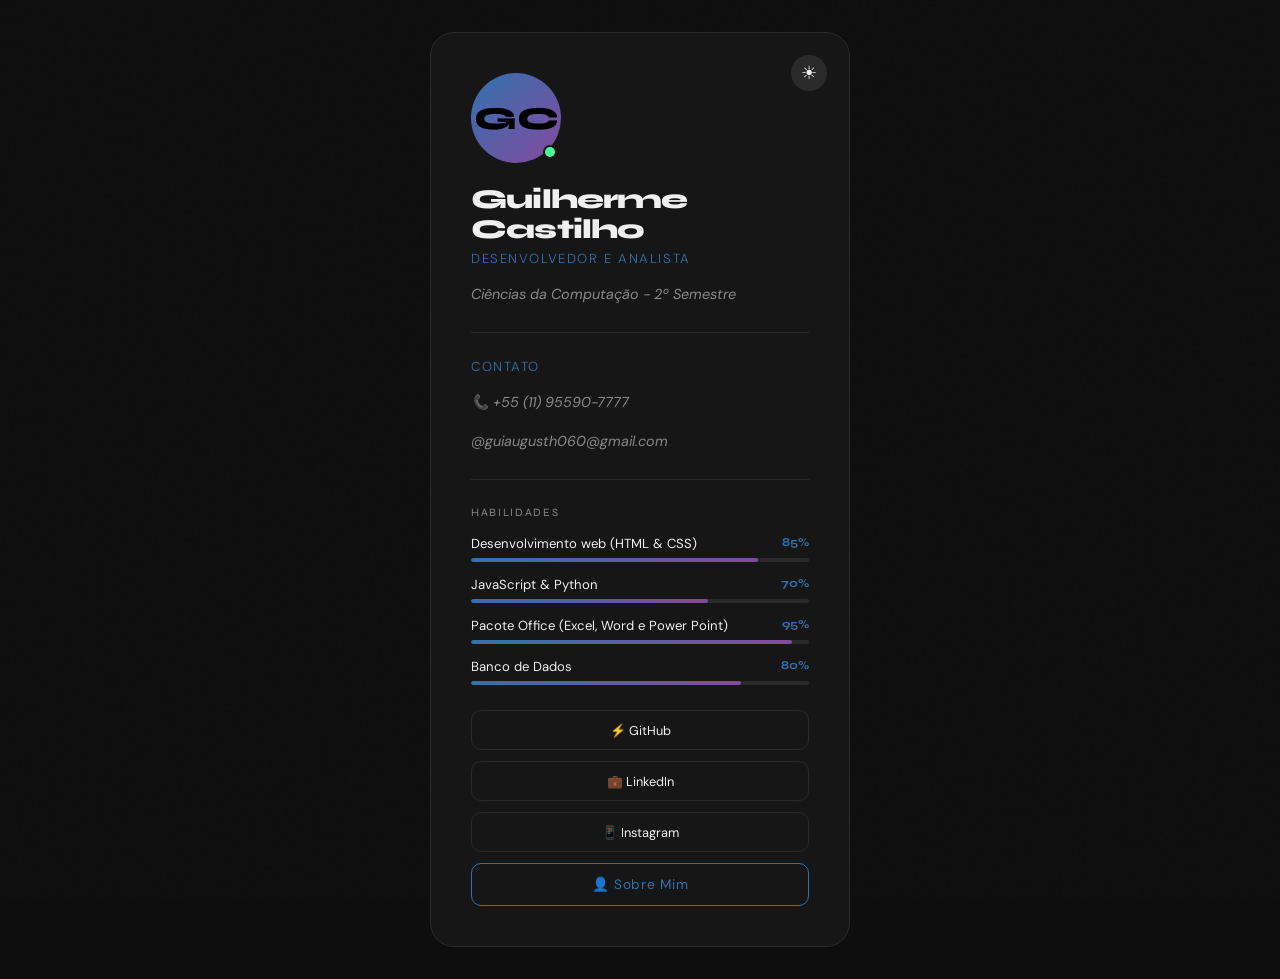
<file: Aula_01/index.html>
<!DOCTYPE html>
<html lang="pt-BR">

<head>
  <meta charset="UTF-8" />
  <meta name="viewport" content="width=device-width, initial-scale=1.0" />
  <title>Perfil - GC</title>
  <link rel="stylesheet" href="style.css" />
</head>

<body>
  <div class="card">
    <button class="theme-toggle" id="toggle" title="Alternar tema">☀</button>

    <div class="avatar-wrap">
      <div class="avatar">GC</div>
      <span class="status-dot"></span>
    </div>

    <h1>Guilherme Castilho</h1>
    <p class="title">Desenvolvedor e analista</p>
    <p class="bio">Ciências da Computação - 2º Semestre </p> <b></b>


    <div class="divider"></div>
    <p class="title">Contato</p>
    <p class="bio">📞 +55 (11) 95590-7777 </p><b></b>
    <p class="bio"> @guiaugusth060@gmail.com </p>

    <div class="divider"></div>

    <p class="skills-label">Habilidades</p>

    <div class="skill">
      <div class="skill-header">
        <span class="skill-name">Desenvolvimento web (HTML & CSS)</span>
        <span class="skill-pct">85%</span>
      </div>
      <div class="skill-bar">
        <div class="skill-fill" data-w="85"></div>
      </div>
    </div>
    <div class="skill">
      <div class="skill-header">
        <span class="skill-name">JavaScript & Python</span>
        <span class="skill-pct">70%</span>
      </div>
      <div class="skill-bar">
        <div class="skill-fill" data-w="70"></div>
      </div>
    </div>
    <div class="skill">
      <div class="skill-header">
        <span class="skill-name">Pacote Office (Excel, Word e Power Point)</span>
        <span class="skill-pct">95%</span>
      </div>
      <div class="skill-bar">
        <div class="skill-fill" data-w="95"></div>
      </div>
    </div>
    <div class="skill">
      <div class="skill-header">
        <span class="skill-name">Banco de Dados</span>
        <span class="skill-pct">80%</span>
      </div>
      <div class="skill-bar">
        <div class="skill-fill" data-w="80"></div>
      </div>
    </div>

    <div class="links">
      <a href="https://github.com/gaugusth" class="link-btn">⚡ GitHub</a>
      <a href="https://www.linkedin.com/in/guicastilho060/" class="link-btn">💼 LinkedIn</a>
      <a href="https://intagram.com/gui_devjr" class="link-btn">📱 Instagram</a>
      <a href="sobre.html" class="sobre-btn">👤 Sobre Mim</a>
    </div>
  </div>

  <script src="script.js"></script>
</body>
</body>

</html>
</file>
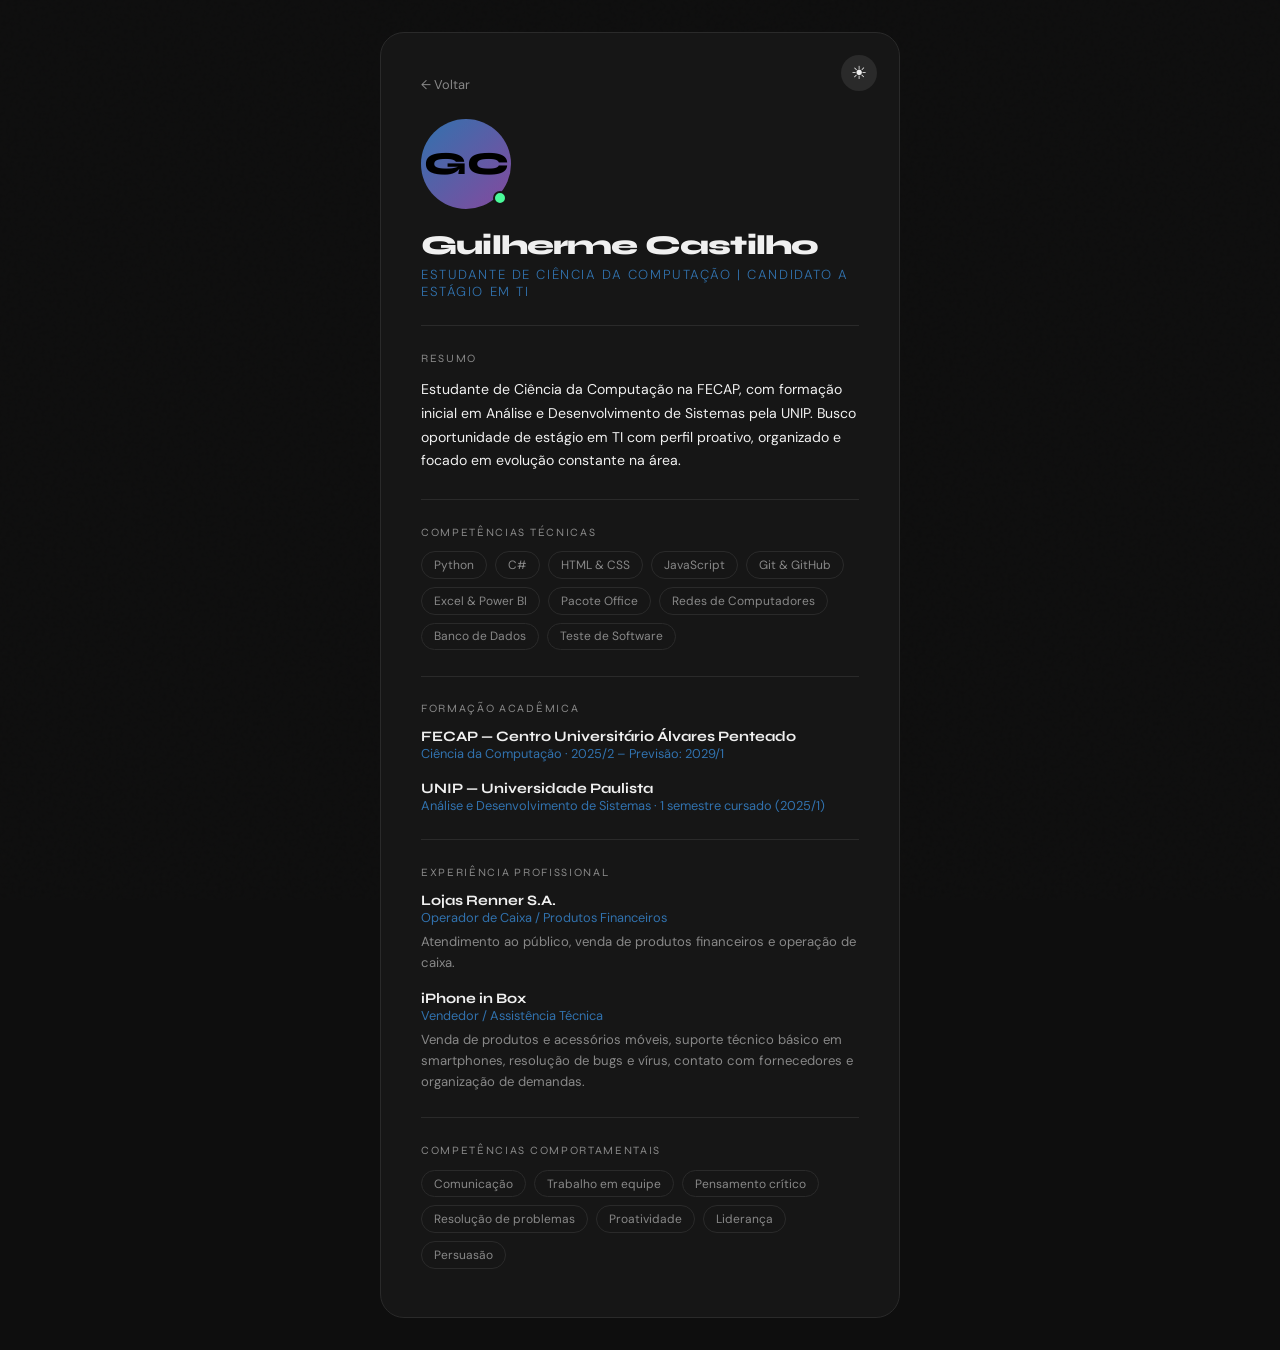
<file: Aula_01/sobre.html>
<!DOCTYPE html>
<html lang="pt-BR">
<head>
  <meta charset="UTF-8" />
  <meta name="viewport" content="width=device-width, initial-scale=1.0"/>
  <title>Sobre Mim — Guilherme Castilho</title>
  <link rel="stylesheet" href="style.css" />
</head>
<body>
  <div class="card-sobre">
    <button class="theme-toggle" id="toggle" title="Alternar tema">☀</button>

    <a href="index.html" class="back-btn">← Voltar</a>

    <div class="avatar-wrap">
      <div class="avatar">GC</div>
      <span class="status-dot"></span>
    </div>

    <h1>Guilherme Castilho</h1>
    <p class="title">Estudante de Ciência da Computação | Candidato a Estágio em TI</p>

    <div class="divider"></div>

    <!-- Resumo -->
    <p class="section-title">Resumo</p>
    <p class="sobre-text">
      Estudante de Ciência da Computação na FECAP, com formação inicial em Análise e Desenvolvimento de Sistemas pela UNIP. Busco oportunidade de estágio em TI com perfil proativo, organizado e focado em evolução constante na área.
    </p>

    <div class="divider"></div>

    <!-- Competências técnicas -->
    <p class="section-title">Competências Técnicas</p>
    <div class="tag-list">
      <span class="tag">Python</span>
      <span class="tag">C#</span>
      <span class="tag">HTML & CSS</span>
      <span class="tag">JavaScript</span>
      <span class="tag">Git & GitHub</span>
      <span class="tag">Excel & Power BI</span>
      <span class="tag">Pacote Office</span>
      <span class="tag">Redes de Computadores</span>
      <span class="tag">Banco de Dados</span>
      <span class="tag">Teste de Software</span>
    </div>

    <div class="divider"></div>

    <!-- Formação -->
    <p class="section-title">Formação Acadêmica</p>
    <div class="exp-item">
      <p class="exp-company">FECAP — Centro Universitário Álvares Penteado</p>
      <p class="exp-role">Ciência da Computação · 2025/2 – Previsão: 2029/1</p>
    </div>
    <div class="exp-item">
      <p class="exp-company">UNIP — Universidade Paulista</p>
      <p class="exp-role">Análise e Desenvolvimento de Sistemas · 1 semestre cursado (2025/1)</p>
    </div>

    <div class="divider"></div>

    <!-- Experiência -->
    <p class="section-title">Experiência Profissional</p>
    <div class="exp-item">
      <p class="exp-company">Lojas Renner S.A.</p>
      <p class="exp-role">Operador de Caixa / Produtos Financeiros</p>
      <p class="exp-desc">Atendimento ao público, venda de produtos financeiros e operação de caixa.</p>
    </div>
    <div class="exp-item">
      <p class="exp-company">iPhone in Box</p>
      <p class="exp-role">Vendedor / Assistência Técnica</p>
      <p class="exp-desc">Venda de produtos e acessórios móveis, suporte técnico básico em smartphones, resolução de bugs e vírus, contato com fornecedores e organização de demandas.</p>
    </div>

    <div class="divider"></div>

    <!-- Soft skills -->
    <p class="section-title">Competências Comportamentais</p>
    <div class="tag-list">
      <span class="tag">Comunicação</span>
      <span class="tag">Trabalho em equipe</span>
      <span class="tag">Pensamento crítico</span>
      <span class="tag">Resolução de problemas</span>
      <span class="tag">Proatividade</span>
      <span class="tag">Liderança</span>
      <span class="tag">Persuasão</span>
    </div>

  </div>

  <script src="script.js"></script>
</body>
</html>
</file>
<file: Aula_01/style.css>
@import url('https://fonts.googleapis.com/css2?family=Syne:wght@400;700;800&family=DM+Sans:ital,wght@0,300;0,400;1,300&display=swap');

*, *::before, *::after { box-sizing: border-box; margin: 0; padding: 0; }

:root {
  --bg: #0e0e0e;
  --card: #161616;
  --accent: #3172ae;
  --accent2: #85499e;
  --text: #f0f0f0;
  --muted: #888;
  --border: #2a2a2a;
}

body {
  background: var(--bg);
  color: var(--text);
  font-family: 'DM Sans', sans-serif;
  min-height: 100vh;
  display: flex;
  align-items: center;
  justify-content: center;
  padding: 2rem;
  overflow-x: hidden;
}

/* Background grain */
body::before {
  content: '';
  position: fixed;
  inset: 0;
  background-image: url("data:image/svg+xml,%3Csvg viewBox='0 0 256 256' xmlns='http://www.w3.org/2000/svg'%3E%3Cfilter id='noise'%3E%3CfeTurbulence type='fractalNoise' baseFrequency='0.9' numOctaves='4' stitchTiles='stitch'/%3E%3C/filter%3E%3Crect width='100%25' height='100%25' filter='url(%23noise)' opacity='0.04'/%3E%3C/svg%3E");
  pointer-events: none;
  z-index: 0;
  opacity: 0.4;
}

.card {
  position: relative;
  z-index: 1;
  background: var(--card);
  border: 1px solid var(--border);
  border-radius: 24px;
  width: 100%;
  max-width: 420px;
  padding: 2.5rem;
  animation: fadeUp 0.7s cubic-bezier(0.16, 1, 0.3, 1) both;
}

@keyframes fadeUp {
  from { opacity: 0; transform: translateY(30px); }
  to   { opacity: 1; transform: translateY(0); }
}

/* Glow borda no hover */
.card::after {
  content: '';
  position: absolute;
  inset: -1px;
  border-radius: 24px;
  background: linear-gradient(135deg, var(--accent), var(--accent2));
  z-index: -1;
  opacity: 0;
  transition: opacity 0.4s;
}
.card:hover::after { opacity: 0.4; }

/* Toggle tema */
.theme-toggle {
  position: absolute;
  top: 1.4rem;
  right: 1.4rem;
  background: var(--border);
  border: none;
  color: var(--text);
  font-size: 1.1rem;
  width: 36px; height: 36px;
  border-radius: 50%;
  cursor: pointer;
  transition: background 0.3s, transform 0.3s;
}
.theme-toggle:hover { background: var(--accent); color: #000; transform: rotate(20deg); }

/* Avatar */
.avatar-wrap {
  position: relative;
  width: 90px; height: 90px;
  margin-bottom: 1.4rem;
}
.avatar {
  width: 90px; height: 90px;
  border-radius: 50%;
  background: linear-gradient(135deg, var(--accent), var(--accent2));
  display: flex; align-items: center; justify-content: center;
  font-family: 'Syne', sans-serif;
  font-size: 2rem;
  font-weight: 800;
  color: #000;
  transition: transform 0.4s cubic-bezier(0.34, 1.56, 0.64, 1);
}
.avatar:hover { transform: scale(1.1) rotate(-5deg); }

.status-dot {
  position: absolute;
  bottom: 4px; right: 4px;
  width: 14px; height: 14px;
  border-radius: 50%;
  background: #4afa9a;
  border: 2px solid var(--card);
  animation: pulse 2s infinite;
}
@keyframes pulse {
  0%, 100% { box-shadow: 0 0 0 0 rgba(74,250,154,0.4); }
  50% { box-shadow: 0 0 0 6px rgba(74,250,154,0); }
}

/* Nome e título */
h1 {
  font-family: 'Syne', sans-serif;
  font-size: 1.7rem;
  font-weight: 800;
  line-height: 1.1;
  letter-spacing: -0.03em;
  animation: fadeUp 0.7s 0.1s both;
}

.title {
  font-size: 0.82rem;
  color: var(--accent);
  font-weight: 300;
  letter-spacing: 0.12em;
  text-transform: uppercase;
  margin-top: 0.3rem;
  animation: fadeUp 0.7s 0.2s both;
}

.bio {
  margin-top: 1rem;
  font-size: 0.9rem;
  color: var(--muted);
  line-height: 1.6;
  font-style: italic;
  animation: fadeUp 0.7s 0.3s both;
}

/* Divider */
.divider {
  width: 100%; height: 1px;
  background: var(--border);
  margin: 1.6rem 0;
}

/* Skills */
.skills-label {
  font-family: 'Syne', sans-serif;
  font-size: 0.7rem;
  letter-spacing: 0.15em;
  text-transform: uppercase;
  color: var(--muted);
  margin-bottom: 1rem;
}

.skill {
  margin-bottom: 0.85rem;
  animation: fadeUp 0.7s both;
}
.skill:nth-child(2) { animation-delay: 0.35s; }
.skill:nth-child(3) { animation-delay: 0.42s; }
.skill:nth-child(4) { animation-delay: 0.49s; }
.skill:nth-child(5) { animation-delay: 0.56s; }

.skill-header {
  display: flex;
  justify-content: space-between;
  font-size: 0.82rem;
  margin-bottom: 0.4rem;
}
.skill-name { font-weight: 400; }
.skill-pct  { color: var(--accent); font-family: 'Syne', sans-serif; font-weight: 700; font-size: 0.75rem; }

.skill-bar {
  height: 4px;
  background: var(--border);
  border-radius: 99px;
  overflow: hidden;
}
.skill-fill {
  height: 100%;
  border-radius: 99px;
  background: linear-gradient(90deg, var(--accent), var(--accent2));
  width: 0;
  transition: width 1.2s cubic-bezier(0.16, 1, 0.3, 1);
}

/* Links sociais */
.links {
  display: flex;
  flex-direction: column;
  gap: 0.7rem;
  margin-top: 1.6rem;
  animation: fadeUp 0.7s 0.6s both;
}

.links-row {
  display: flex;
  gap: 0.7rem;
}

.link-btn {
  flex: 1;
  padding: 0.65rem 0;
  border-radius: 10px;
  border: 1px solid var(--border);
  background: transparent;
  color: var(--text);
  font-family: 'DM Sans', sans-serif;
  font-size: 0.8rem;
  cursor: pointer;
  text-decoration: none;
  display: flex;
  align-items: center;
  justify-content: center;
  gap: 0.4rem;
  transition: background 0.2s, color 0.2s, border-color 0.2s, transform 0.2s;
}
.link-btn:hover {
  background: var(--accent);
  color: #000;
  border-color: var(--accent);
  transform: translateY(-2px);
}

/* ---- LIGHT MODE ---- */
body.light {
  --bg: #f4f4ef;
  --card: #ffffff;
  --text: #111;
  --muted: #666;
  --border: #e0e0d8;
  --accent: #1a6b3a;
  --accent2: #1a3a6b;
}
body.light .card::after {
  background: linear-gradient(135deg, #1a6b3a, #1a3a6b);
}
body.light .avatar {
  background: linear-gradient(135deg, #1a6b3a, #1a3a6b);
  color: #fff;
}

/* Botão Sobre Mim */
.sobre-btn {
  display: block;
  width: 100%;
  margin-top: 0;
  padding: 0.75rem 0;
  border-radius: 10px;
  border: 1px solid var(--accent);
  background: transparent;
  color: var(--accent);
  font-family: 'DM Sans', sans-serif;
  font-size: 0.85rem;
  font-weight: 400;
  cursor: pointer;
  text-decoration: none;
  text-align: center;
  letter-spacing: 0.05em;
  transition: background 0.2s, color 0.2s, transform 0.2s;
  animation: fadeUp 0.7s 0.7s both;
}
.sobre-btn:hover {
  background: var(--accent);
  color: #000;
  transform: translateY(-2px);
}

/* Página Sobre Mim */
.card-sobre {
  position: relative;
  z-index: 1;
  background: var(--card);
  border: 1px solid var(--border);
  border-radius: 24px;
  width: 100%;
  max-width: 520px;
  padding: 2.5rem;
  animation: fadeUp 0.7s cubic-bezier(0.16, 1, 0.3, 1) both;
}
.card-sobre::after {
  content: '';
  position: absolute;
  inset: -1px;
  border-radius: 24px;
  background: linear-gradient(135deg, var(--accent), var(--accent2));
  z-index: -1;
  opacity: 0;
  transition: opacity 0.4s;
}
.card-sobre:hover::after { opacity: 0.4; }

.back-btn {
  display: inline-flex;
  align-items: center;
  gap: 0.4rem;
  font-size: 0.8rem;
  color: var(--muted);
  text-decoration: none;
  margin-bottom: 1.6rem;
  transition: color 0.2s;
}
.back-btn:hover { color: var(--accent); }

.section-title {
  font-family: 'Syne', sans-serif;
  font-size: 0.7rem;
  letter-spacing: 0.15em;
  text-transform: uppercase;
  color: var(--muted);
  margin-bottom: 0.8rem;
}

.sobre-text {
  font-size: 0.88rem;
  color: var(--text);
  line-height: 1.7;
  margin-bottom: 0.5rem;
}

.tag-list {
  display: flex;
  flex-wrap: wrap;
  gap: 0.5rem;
  margin-bottom: 0.5rem;
}

.tag {
  font-size: 0.75rem;
  padding: 0.3rem 0.75rem;
  border-radius: 99px;
  border: 1px solid var(--border);
  color: var(--muted);
  transition: border-color 0.2s, color 0.2s;
}
.tag:hover { border-color: var(--accent); color: var(--accent); }

.exp-item {
  margin-bottom: 1.1rem;
}
.exp-company {
  font-family: 'Syne', sans-serif;
  font-size: 0.9rem;
  font-weight: 700;
  color: var(--text);
}
.exp-role {
  font-size: 0.8rem;
  color: var(--accent);
  margin-bottom: 0.3rem;
}
.exp-desc {
  font-size: 0.82rem;
  color: var(--muted);
  line-height: 1.6;
}
</file>
